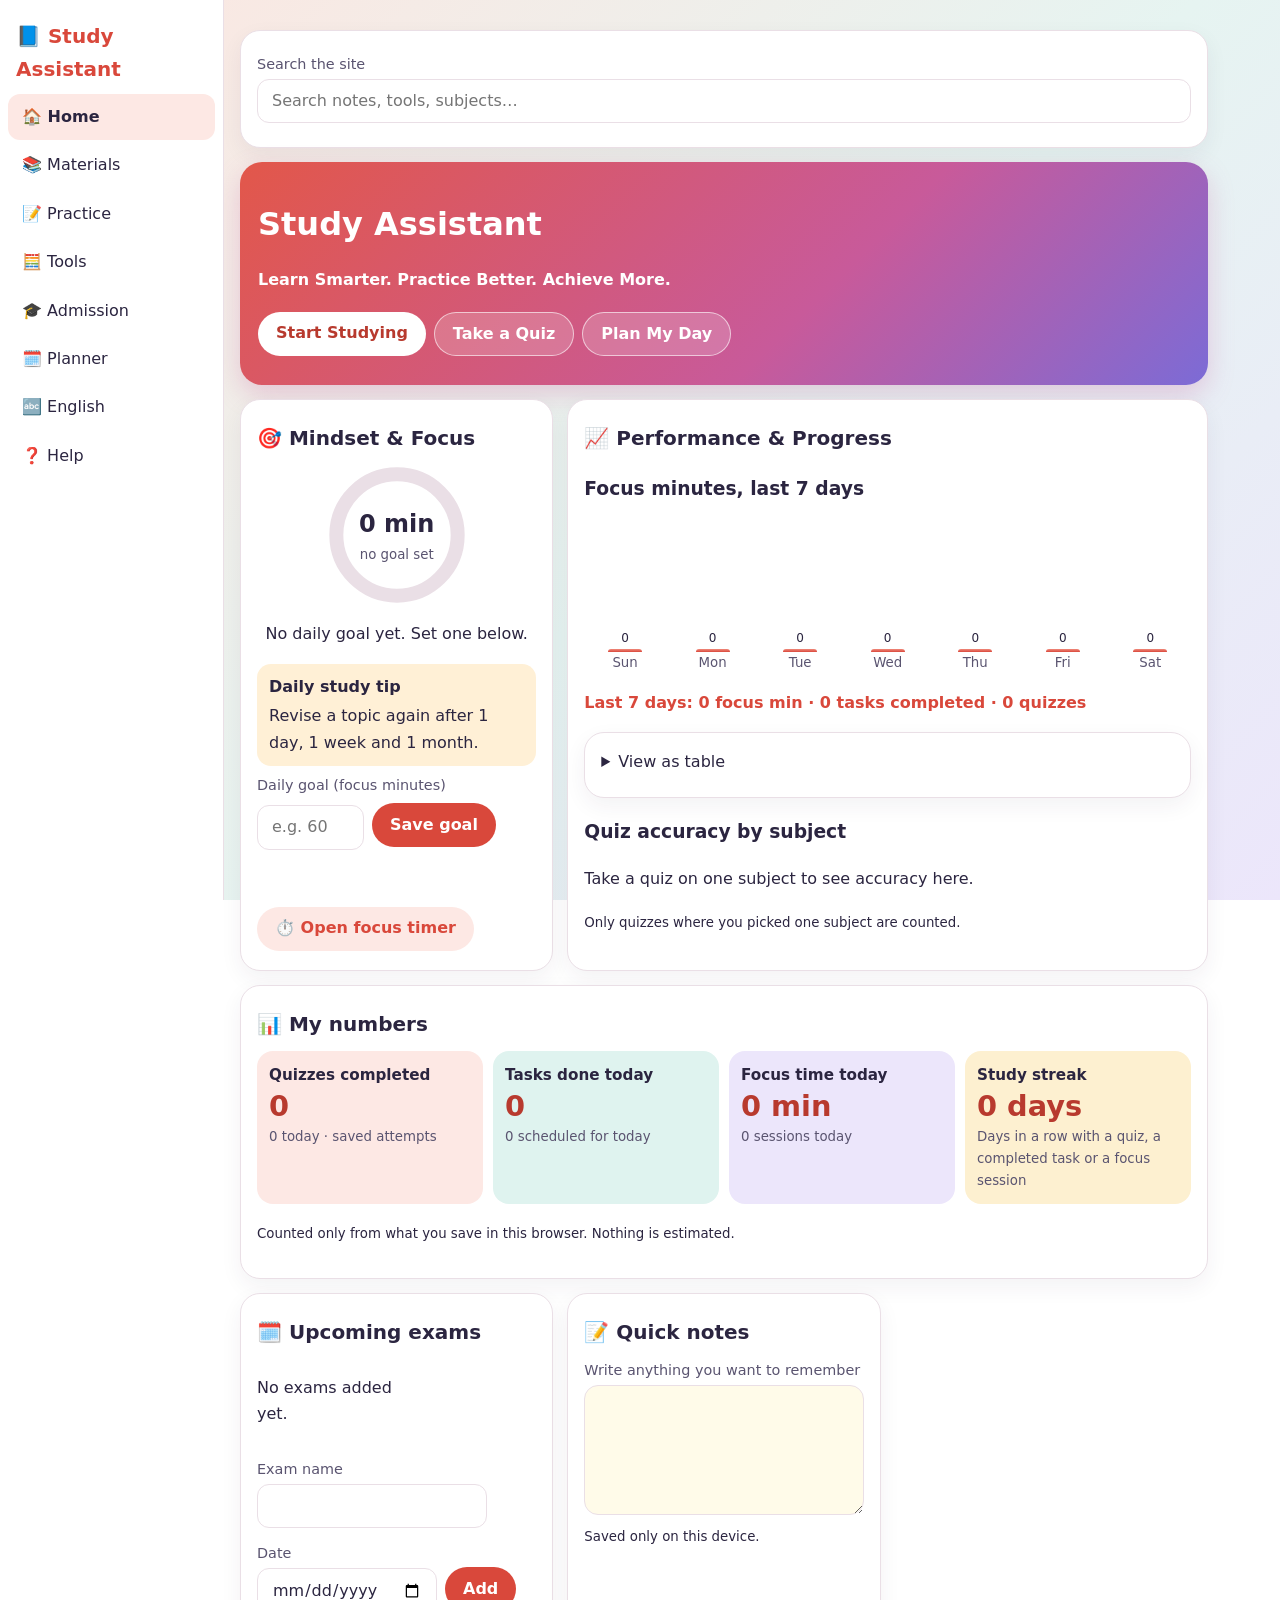
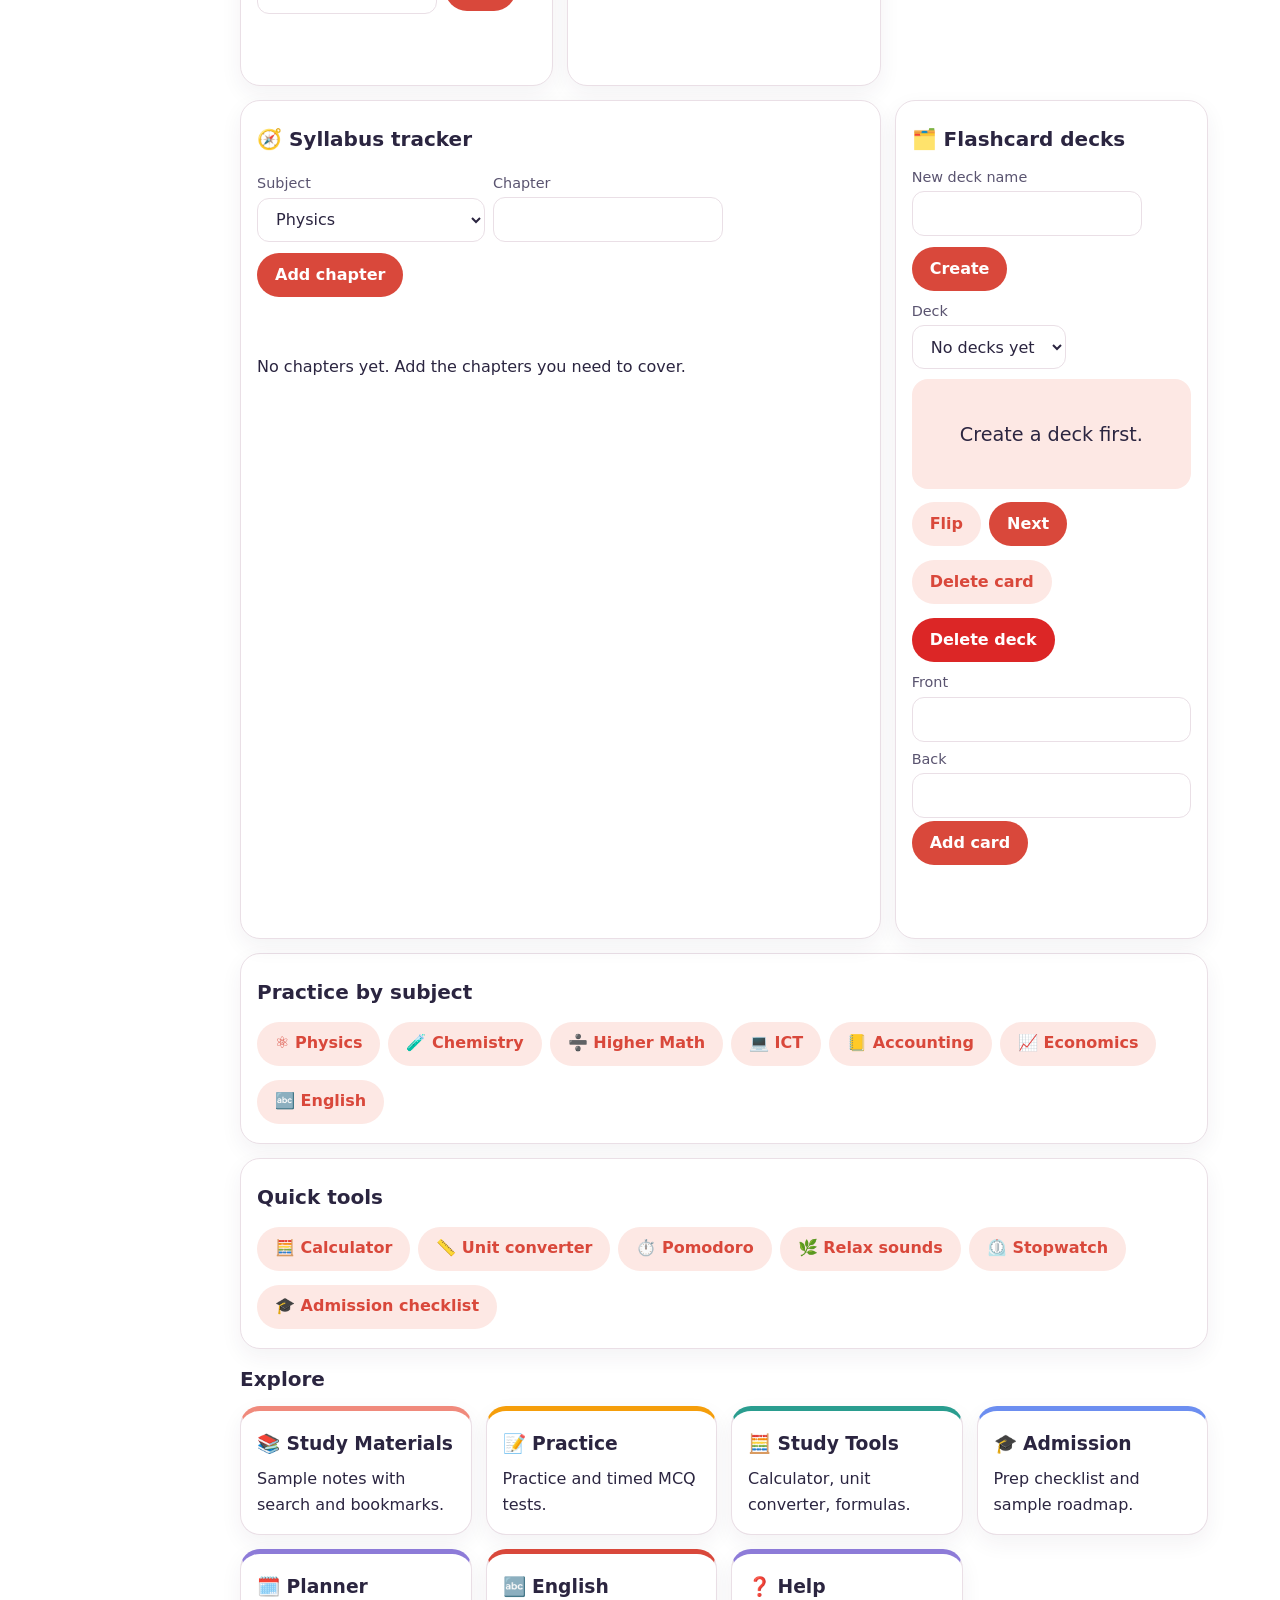
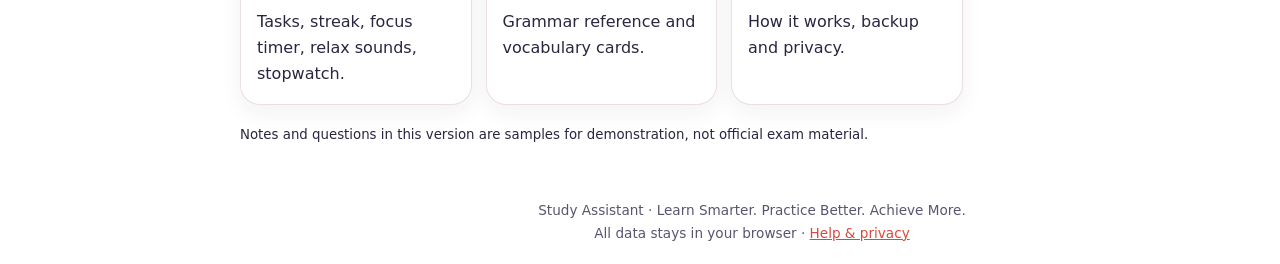
<file: index.html>
<!DOCTYPE html>
<html lang="en"><head><meta charset="utf-8"><meta name="viewport" content="width=device-width,initial-scale=1">
<title>Home | Study Assistant</title><meta name="description" content="Free study tools, practice quizzes and planner for HSC and admission students.">
<link rel="icon" href="favicon.svg" type="image/svg+xml"><link rel="stylesheet" href="style.css"><link rel="stylesheet" href="dashboard.css"></head><body>
<header><div class="bar"><a class="logo" href="index.html">📘 Study Assistant</a><button id="mb" aria-expanded="false" aria-controls="nv">Menu</button></div><nav id="nv" aria-label="Main"><a href="index.html" aria-current="page">Home</a><a href="study-materials.html">Materials</a><a href="practice.html">Practice</a><a href="study-tools.html">Tools</a><a href="admission.html">Admission</a><a href="study-planner.html">Planner</a><a href="english.html">English</a><a href="help.html">Help</a></nav></header>
<main>
<section class="card srch" role="search"><label for="sq">Search the site</label><input id="sq" type="search" placeholder="Search notes, tools, subjects…" autocomplete="off"><ul id="sr" aria-live="polite"></ul></section>
<section class="hero"><h1>Study Assistant</h1><p><b>Learn Smarter. Practice Better. Achieve More.</b></p><div class="chips"><a class="btn" href="study-materials.html">Start Studying</a><a class="btn s" href="practice.html">Take a Quiz</a><a class="btn s" href="study-planner.html">Plan My Day</a></div></section>
<div class="dash" style="margin-top:14px">
<section class="card" aria-labelledby="mh"><h2 id="mh">🎯 Mindset &amp; Focus</h2>
<div class="ring"><svg viewBox="0 0 120 120" width="140" height="140" aria-hidden="true"><circle cx="60" cy="60" r="52" fill="none" stroke="var(--b)" stroke-width="12"/><circle id="rc" cx="60" cy="60" r="52" fill="none" stroke="var(--p)" stroke-width="12" stroke-linecap="round" stroke-dasharray="326.7" stroke-dashoffset="326.7"/></svg><div class="ct"><b id="rg">–</b><small id="rgs"></small></div></div>
<p id="gt" aria-live="polite" style="text-align:center"></p>
<div class="tipbox"><b>Daily study tip</b><p id="tip" style="margin:.2em 0 0"></p></div>
<form id="gf" novalidate><label for="gi">Daily goal (focus minutes)</label><div class="row"><input id="gi" type="number" inputmode="numeric" min="5" max="720"><button>Save goal</button></div><p class="msg" id="gm" aria-live="polite"></p></form>
<a class="btn s" href="study-planner.html">⏱️ Open focus timer</a></section>
<section class="card s2" aria-labelledby="ph1"><h2 id="ph1">📈 Performance &amp; Progress</h2><h3>Focus minutes, last 7 days</h3><div class="bars" id="bars" role="img" aria-label="Bar chart of focus minutes per day for the last 7 days; see the table below for exact values"></div>
<p class="res" id="wt"></p>
<details><summary>View as table</summary><div style="overflow-x:auto"><table class="wk"><thead><tr><th scope="col">Day</th><th scope="col">Focus (min)</th><th scope="col">Tasks</th><th scope="col">Quizzes</th></tr></thead><tbody id="wk"></tbody></table></div></details>
<h3>Quiz accuracy by subject</h3><div id="sj"></div><small>Only quizzes where you picked one subject are counted.</small></section>
<section class="card wide" aria-labelledby="dh"><h2 id="dh">📊 My numbers</h2>
<div class="stats" id="ds">
<div class="stat"><h3>Quizzes completed</h3><b id="dq">–</b><small id="dqs"></small></div>
<div class="stat"><h3>Tasks done today</h3><b id="dt">–</b><small id="dts"></small></div>
<div class="stat"><h3>Focus time today</h3><b id="df">–</b><small id="dfs"></small></div>
<div class="stat"><h3>Study streak</h3><b id="dk">–</b><small>Days in a row with a quiz, a completed task or a focus session</small></div></div>
<p><small>Counted only from what you save in this browser. Nothing is estimated.</small></p></section>
<section class="card" aria-labelledby="eh"><h2 id="eh">🗓️ Upcoming exams</h2><div class="exg" id="xl"></div>
<form id="xf" novalidate><div class="row"><div><label for="xn">Exam name</label><input id="xn" maxlength="40"></div><div><label for="xd">Date</label><input id="xd" type="date"></div><button>Add</button></div><p class="msg" id="xm" aria-live="polite"></p></form></section>
<section class="card qn" aria-labelledby="nh"><h2 id="nh">📝 Quick notes</h2><label for="nt">Write anything you want to remember</label><textarea id="nt" maxlength="2000"></textarea><small id="nm" aria-live="polite">Saved only on this device.</small></section>
<section class="card s2" aria-labelledby="yh"><h2 id="yh">🧭 Syllabus tracker</h2><form id="yf" novalidate><div class="row"><div><label for="ys">Subject</label><select id="ys"></select></div><div><label for="yc">Chapter</label><input id="yc" maxlength="60"></div><button>Add chapter</button></div><p class="msg" id="ym" aria-live="polite"></p></form><div id="yl"></div></section>
<section class="card" aria-labelledby="kh"><h2 id="kh">🗂️ Flashcard decks</h2>
<form id="kn" novalidate><label for="kni">New deck name</label><div class="row"><input id="kni" maxlength="40"><button>Create</button></div></form>
<label for="kd">Deck</label><select id="kd"></select><div class="kv" id="kv" aria-live="polite"></div>
<div class="row"><button id="kfl" class="s" type="button">Flip</button><button id="knx" type="button">Next</button><button id="kdc" class="s" type="button">Delete card</button><button id="kdd" class="d" type="button">Delete deck</button></div>
<form id="kc" novalidate><label for="kfr">Front</label><input id="kfr" maxlength="200" style="width:100%"><label for="kbk">Back</label><input id="kbk" maxlength="200" style="width:100%"><button>Add card</button></form><p class="msg" id="kmm" aria-live="polite"></p></section>
</div>
<section class="card"><h2>Practice by subject</h2><div class="chips"><a class="btn s" href="practice.html?subject=Physics">⚛️ Physics</a> <a class="btn s" href="practice.html?subject=Chemistry">🧪 Chemistry</a> <a class="btn s" href="practice.html?subject=Higher%20Math">➗ Higher Math</a> <a class="btn s" href="practice.html?subject=ICT">💻 ICT</a> <a class="btn s" href="practice.html?subject=Accounting">📒 Accounting</a> <a class="btn s" href="practice.html?subject=Economics">📈 Economics</a> <a class="btn s" href="practice.html?subject=English">🔤 English</a> </div></section>
<section class="card"><h2>Quick tools</h2><div class="chips"><a class="btn s" href="study-tools.html">🧮 Calculator</a><a class="btn s" href="study-tools.html">📏 Unit converter</a><a class="btn s" href="study-planner.html">⏱️ Pomodoro</a><a class="btn s" href="study-planner.html">🌿 Relax sounds</a><a class="btn s" href="study-planner.html">⏲️ Stopwatch</a><a class="btn s" href="admission.html">🎓 Admission checklist</a></div></section>
<h2>Explore</h2><div class="grid">
<a class="card" href="study-materials.html"><h3>📚 Study Materials</h3>Sample notes with search and bookmarks.</a>
<a class="card" href="practice.html"><h3>📝 Practice</h3>Practice and timed MCQ tests.</a>
<a class="card" href="study-tools.html"><h3>🧮 Study Tools</h3>Calculator, unit converter, formulas.</a>
<a class="card" href="admission.html"><h3>🎓 Admission</h3>Prep checklist and sample roadmap.</a>
<a class="card" href="study-planner.html"><h3>🗓️ Planner</h3>Tasks, streak, focus timer, relax sounds, stopwatch.</a>
<a class="card" href="english.html"><h3>🔤 English</h3>Grammar reference and vocabulary cards.</a>
<a class="card" href="help.html"><h3>❓ Help</h3>How it works, backup and privacy.</a></div>
<p><small>Notes and questions in this version are samples for demonstration, not official exam material.</small></p></main>
<footer>Study Assistant · Learn Smarter. Practice Better. Achieve More.<br>All data stays in your browser · <a href="help.html">Help &amp; privacy</a></footer>
<nav id="bn" aria-label="Quick"><a href="index.html" aria-current="page">Home</a><a href="study-materials.html">Materials</a><a href="practice.html">Practice</a><a href="study-tools.html">Tools</a><a href="study-planner.html">Planner</a></nav>
<script src="core.js"></script><script src="tools.js"></script><script src="study.js"></script><script src="dashboard.js"></script><script src="features.js"></script></body></html>
</file>
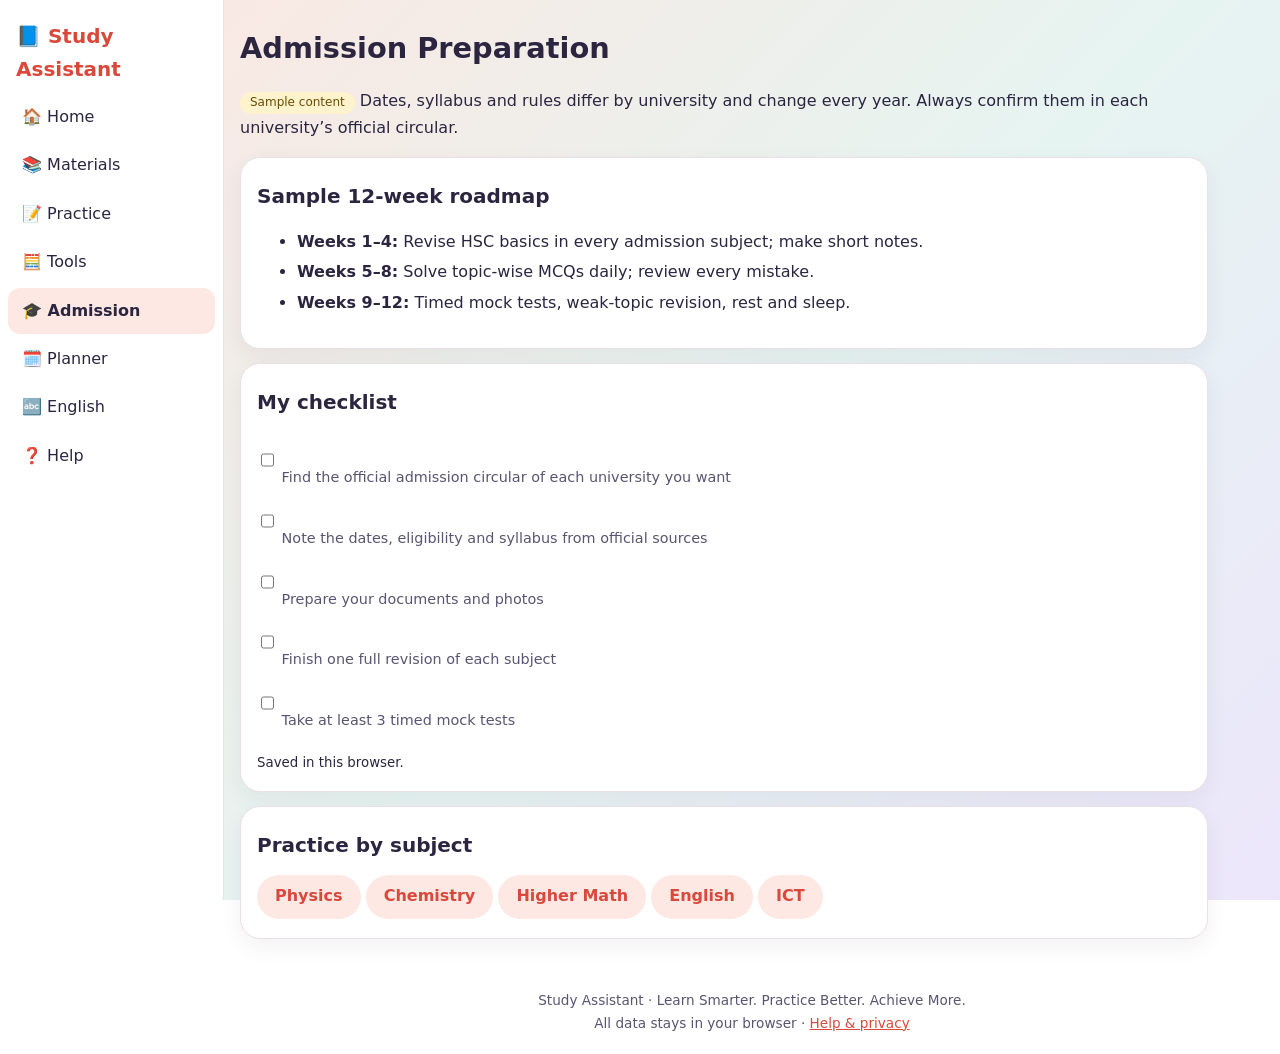
<file: admission.html>
<!DOCTYPE html>
<html lang="en"><head><meta charset="utf-8"><meta name="viewport" content="width=device-width,initial-scale=1">
<title>Admission Preparation | Study Assistant</title><meta name="description" content="Sample roadmap and checklist for university admission tests.">
<link rel="icon" href="favicon.svg" type="image/svg+xml"><link rel="stylesheet" href="style.css"></head><body>
<header><div class="bar"><a class="logo" href="index.html">📘 Study Assistant</a><button id="mb" aria-expanded="false" aria-controls="nv">Menu</button></div><nav id="nv" aria-label="Main"><a href="index.html">Home</a><a href="study-materials.html">Materials</a><a href="practice.html">Practice</a><a href="study-tools.html">Tools</a><a href="admission.html" aria-current="page">Admission</a><a href="study-planner.html">Planner</a><a href="english.html">English</a><a href="help.html">Help</a></nav></header>
<main><h1>Admission Preparation</h1><p><span class="tag">Sample content</span> Dates, syllabus and rules differ by university and change every year. Always confirm them in each university’s official circular.</p>
<div class="card"><h2>Sample 12-week roadmap</h2><ul><li><b>Weeks 1–4:</b> Revise HSC basics in every admission subject; make short notes.</li><li><b>Weeks 5–8:</b> Solve topic-wise MCQs daily; review every mistake.</li><li><b>Weeks 9–12:</b> Timed mock tests, weak-topic revision, rest and sleep.</li></ul></div><div class="card"><h2>My checklist</h2><ul style="list-style:none;padding:0"><li><label><input class="ck" id="c0" type="checkbox"> Find the official admission circular of each university you want</label></li><li><label><input class="ck" id="c1" type="checkbox"> Note the dates, eligibility and syllabus from official sources</label></li><li><label><input class="ck" id="c2" type="checkbox"> Prepare your documents and photos</label></li><li><label><input class="ck" id="c3" type="checkbox"> Finish one full revision of each subject</label></li><li><label><input class="ck" id="c4" type="checkbox"> Take at least 3 timed mock tests</label></li></ul><small>Saved in this browser.</small></div>
<div class="card"><h2>Practice by subject</h2><a class="btn s" href="practice.html?subject=Physics">Physics</a> <a class="btn s" href="practice.html?subject=Chemistry">Chemistry</a> <a class="btn s" href="practice.html?subject=Higher%20Math">Higher Math</a> <a class="btn s" href="practice.html?subject=English">English</a> <a class="btn s" href="practice.html?subject=ICT">ICT</a> </div></main>
<footer>Study Assistant · Learn Smarter. Practice Better. Achieve More.<br>All data stays in your browser · <a href="help.html">Help &amp; privacy</a></footer>
<nav id="bn" aria-label="Quick"><a href="index.html">Home</a><a href="study-materials.html">Materials</a><a href="practice.html">Practice</a><a href="study-tools.html">Tools</a><a href="study-planner.html">Planner</a></nav>
<script src="core.js"></script><script src="tools.js"></script><script src="study.js"></script></body></html>
</file>
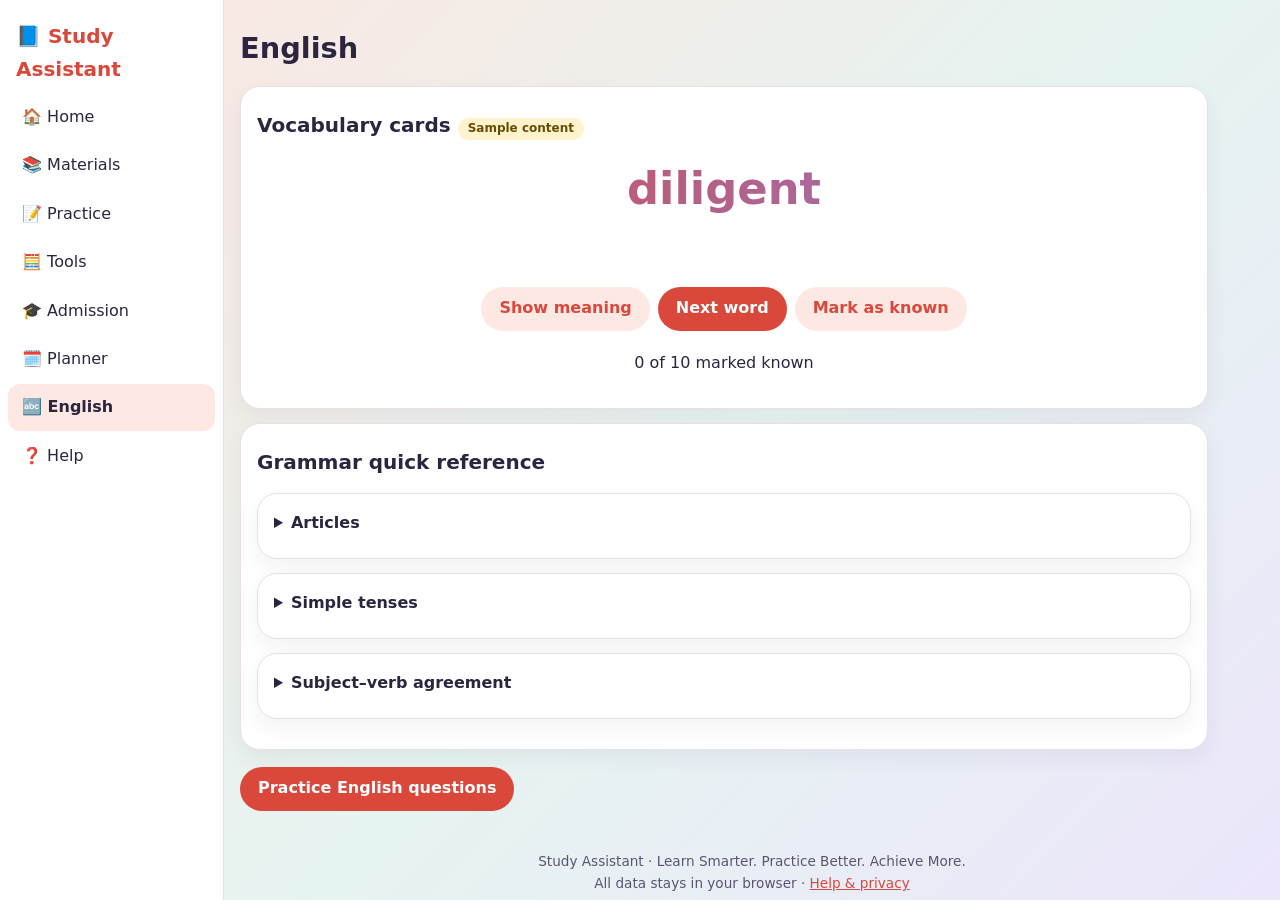
<file: english.html>
<!DOCTYPE html>
<html lang="en"><head><meta charset="utf-8"><meta name="viewport" content="width=device-width,initial-scale=1">
<title>English | Study Assistant</title><meta name="description" content="English grammar reference and vocabulary flashcards.">
<link rel="icon" href="favicon.svg" type="image/svg+xml"><link rel="stylesheet" href="style.css"></head><body>
<header><div class="bar"><a class="logo" href="index.html">📘 Study Assistant</a><button id="mb" aria-expanded="false" aria-controls="nv">Menu</button></div><nav id="nv" aria-label="Main"><a href="index.html">Home</a><a href="study-materials.html">Materials</a><a href="practice.html">Practice</a><a href="study-tools.html">Tools</a><a href="admission.html">Admission</a><a href="study-planner.html">Planner</a><a href="english.html" aria-current="page">English</a><a href="help.html">Help</a></nav></header>
<main><h1>English</h1>
<div class="card"><h2>Vocabulary cards <span class="tag">Sample content</span></h2><div class="big" id="fw"></div><p id="fm" style="text-align:center;min-height:1.6em"></p><div class="row" style="justify-content:center"><button id="ff" class="s">Show meaning</button><button id="fn">Next word</button><button id="fk" class="s"></button></div><p id="fcn" style="text-align:center"></p></div>
<div class="card"><h2>Grammar quick reference</h2>
<details><summary><b>Articles</b></summary><p>Use <i>a</i> before a consonant sound (a book), <i>an</i> before a vowel sound (an hour, an honest man), <i>the</i> for something specific.</p></details>
<details><summary><b>Simple tenses</b></summary><p>Present: She <i>writes</i>. Past: She <i>wrote</i>. Future: She <i>will write</i>. Third-person singular present verbs take -s/-es.</p></details>
<details><summary><b>Subject–verb agreement</b></summary><p>Singular subject → singular verb (The boy <i>plays</i>). Plural subject → plural verb (The boys <i>play</i>).</p></details></div>
<a class="btn" href="practice.html?subject=English">Practice English questions</a></main>
<footer>Study Assistant · Learn Smarter. Practice Better. Achieve More.<br>All data stays in your browser · <a href="help.html">Help &amp; privacy</a></footer>
<nav id="bn" aria-label="Quick"><a href="index.html">Home</a><a href="study-materials.html">Materials</a><a href="practice.html">Practice</a><a href="study-tools.html">Tools</a><a href="study-planner.html">Planner</a></nav>
<script src="core.js"></script><script src="tools.js"></script><script src="study.js"></script></body></html>
</file>
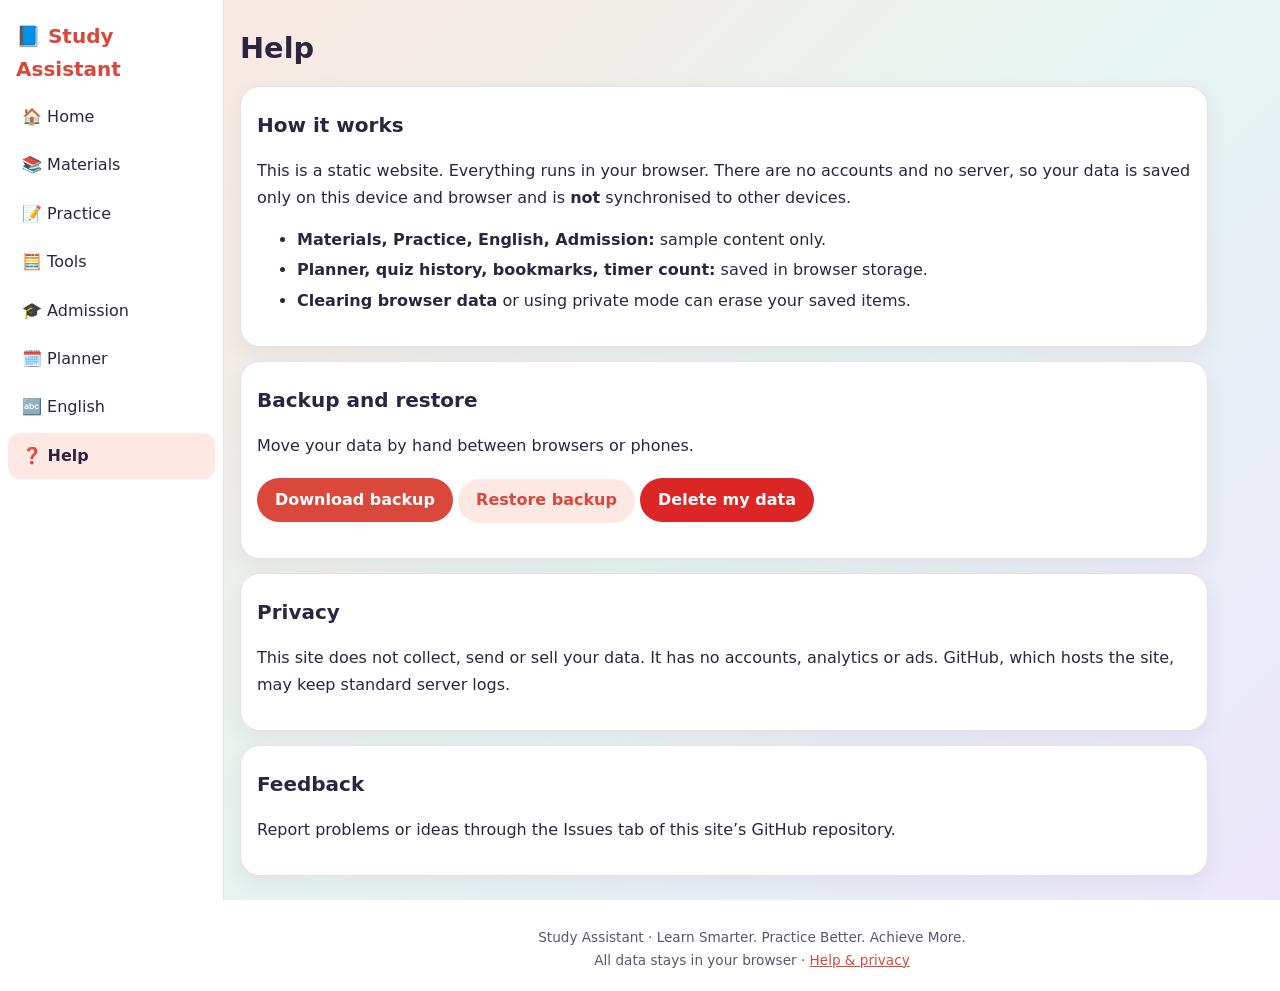
<file: help.html>
<!DOCTYPE html>
<html lang="en"><head><meta charset="utf-8"><meta name="viewport" content="width=device-width,initial-scale=1">
<title>Help | Study Assistant</title><meta name="description" content="How Study Assistant works, backup and privacy.">
<link rel="icon" href="favicon.svg" type="image/svg+xml"><link rel="stylesheet" href="style.css"></head><body>
<header><div class="bar"><a class="logo" href="index.html">📘 Study Assistant</a><button id="mb" aria-expanded="false" aria-controls="nv">Menu</button></div><nav id="nv" aria-label="Main"><a href="index.html">Home</a><a href="study-materials.html">Materials</a><a href="practice.html">Practice</a><a href="study-tools.html">Tools</a><a href="admission.html">Admission</a><a href="study-planner.html">Planner</a><a href="english.html">English</a><a href="help.html" aria-current="page">Help</a></nav></header>
<main><h1>Help</h1>
<div class="card"><h2>How it works</h2><p>This is a static website. Everything runs in your browser. There are no accounts and no server, so your data is saved only on this device and browser and is <b>not</b> synchronised to other devices.</p>
<ul><li><b>Materials, Practice, English, Admission:</b> sample content only.</li><li><b>Planner, quiz history, bookmarks, timer count:</b> saved in browser storage.</li><li><b>Clearing browser data</b> or using private mode can erase your saved items.</li></ul></div>
<div class="card"><h2>Backup and restore</h2><p>Move your data by hand between browsers or phones.</p><button id="exp">Download backup</button> <label class="btn s" style="margin:3px 0">Restore backup<input id="imp" type="file" accept=".json,application/json" hidden></label> <button id="clr" class="d">Delete my data</button><p id="bk" aria-live="polite"></p></div>
<div class="card"><h2>Privacy</h2><p>This site does not collect, send or sell your data. It has no accounts, analytics or ads. GitHub, which hosts the site, may keep standard server logs.</p></div>
<div class="card"><h2>Feedback</h2><p>Report problems or ideas through the Issues tab of this site’s GitHub repository.</p></div></main>
<footer>Study Assistant · Learn Smarter. Practice Better. Achieve More.<br>All data stays in your browser · <a href="help.html">Help &amp; privacy</a></footer>
<nav id="bn" aria-label="Quick"><a href="index.html">Home</a><a href="study-materials.html">Materials</a><a href="practice.html">Practice</a><a href="study-tools.html">Tools</a><a href="study-planner.html">Planner</a></nav>
<script src="core.js"></script><script src="tools.js"></script><script src="study.js"></script></body></html>
</file>
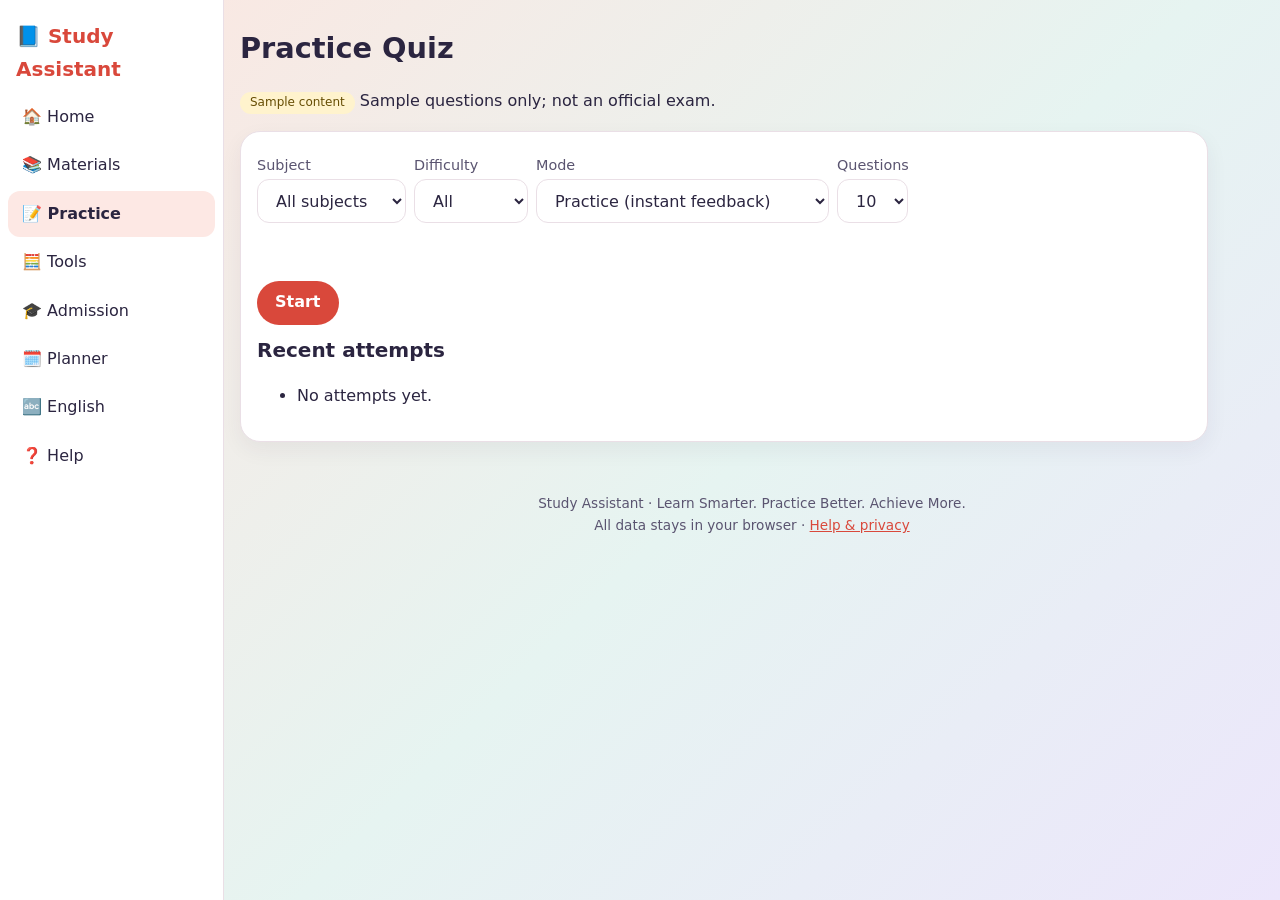
<file: practice.html>
<!DOCTYPE html>
<html lang="en"><head><meta charset="utf-8"><meta name="viewport" content="width=device-width,initial-scale=1">
<title>Practice Quiz | Study Assistant</title><meta name="description" content="Practice MCQs and timed mock tests.">
<link rel="icon" href="favicon.svg" type="image/svg+xml"><link rel="stylesheet" href="style.css"></head><body>
<header><div class="bar"><a class="logo" href="index.html">📘 Study Assistant</a><button id="mb" aria-expanded="false" aria-controls="nv">Menu</button></div><nav id="nv" aria-label="Main"><a href="index.html">Home</a><a href="study-materials.html">Materials</a><a href="practice.html" aria-current="page">Practice</a><a href="study-tools.html">Tools</a><a href="admission.html">Admission</a><a href="study-planner.html">Planner</a><a href="english.html">English</a><a href="help.html">Help</a></nav></header>
<main><h1>Practice Quiz</h1><p><span class="tag">Sample content</span> Sample questions only; not an official exam.</p>
<div class="card" id="qset"><div class="row"><div><label for="qsub">Subject</label><select id="qsub"></select></div><div><label for="qdif">Difficulty</label><select id="qdif"><option value="">All</option><option>Easy</option><option>Medium</option><option>Hard</option></select></div>
<div><label for="qm">Mode</label><select id="qm"><option value="p">Practice (instant feedback)</option><option value="t">Timed test (45 s per question)</option></select></div><div><label for="qn">Questions</label><select id="qn"><option>5</option><option selected>10</option><option>15</option></select></div></div>
<p class="msg" id="qe"></p><button id="qgo">Start</button><h2>Recent attempts</h2><ul id="qhist"></ul></div>
<div class="card" id="qbox" hidden><p><b id="qh"></b> <span id="qt" class="res"></span></p><h2 id="qq"></h2><div id="qo"></div><p id="qx"></p><div class="row"><button id="qpv" class="s">Previous</button><button id="qnx" class="s">Next</button><button id="qfn">Finish</button></div></div>
<div class="card" id="qres" hidden><h2>Results</h2><p id="qsum" class="res"></p><h3>Review of mistakes</h3><ul id="qrev"></ul><button id="qrt">Try another set (same settings)</button> <button id="qnw" class="s">Change settings</button></div></main>
<footer>Study Assistant · Learn Smarter. Practice Better. Achieve More.<br>All data stays in your browser · <a href="help.html">Help &amp; privacy</a></footer>
<nav id="bn" aria-label="Quick"><a href="index.html">Home</a><a href="study-materials.html">Materials</a><a href="practice.html" aria-current="page">Practice</a><a href="study-tools.html">Tools</a><a href="study-planner.html">Planner</a></nav>
<script src="core.js"></script><script src="tools.js"></script><script src="study.js"></script></body></html>
</file>
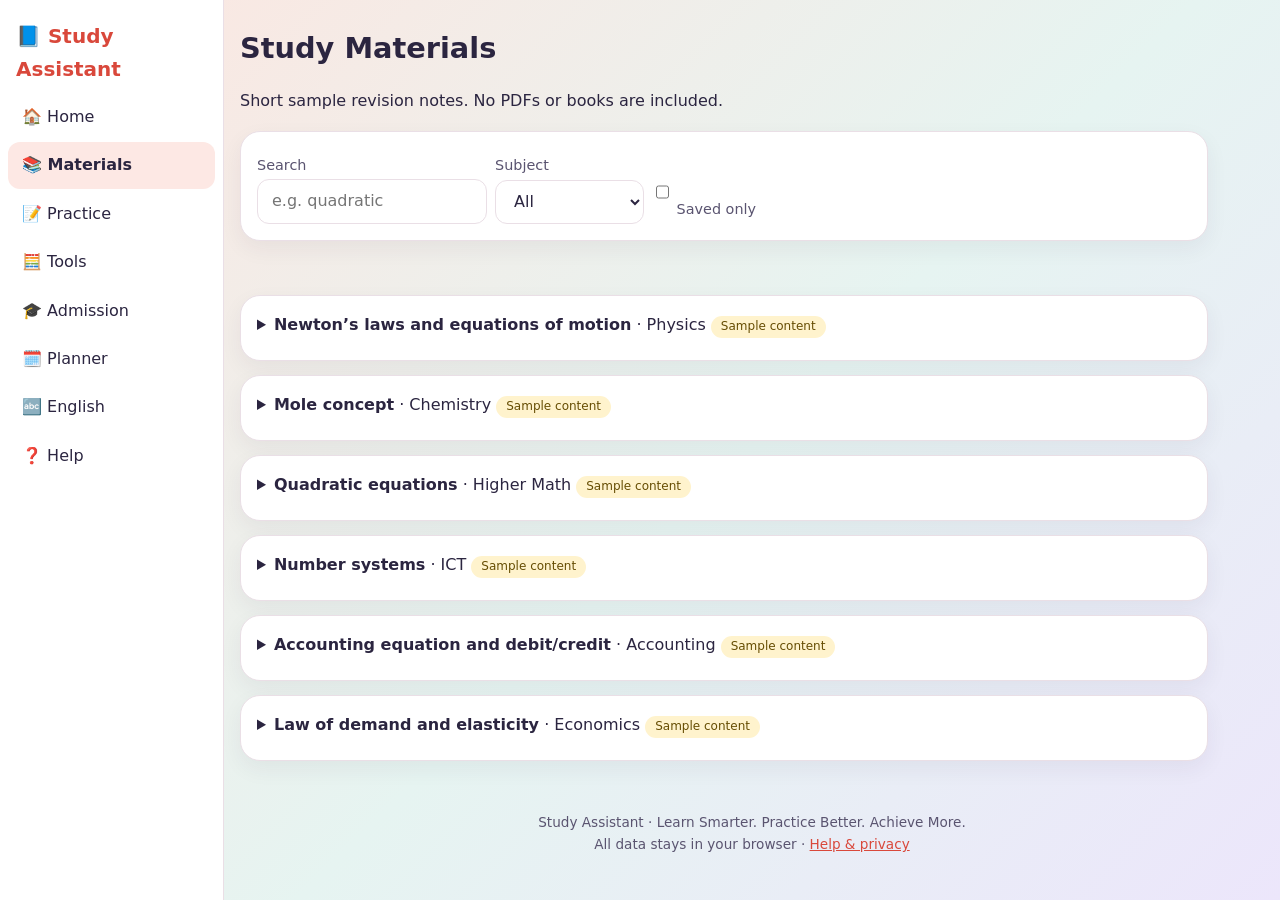
<file: study-materials.html>
<!DOCTYPE html>
<html lang="en"><head><meta charset="utf-8"><meta name="viewport" content="width=device-width,initial-scale=1">
<title>Study Materials | Study Assistant</title><meta name="description" content="Sample subject notes with search and bookmarks.">
<link rel="icon" href="favicon.svg" type="image/svg+xml"><link rel="stylesheet" href="style.css"></head><body>
<header><div class="bar"><a class="logo" href="index.html">📘 Study Assistant</a><button id="mb" aria-expanded="false" aria-controls="nv">Menu</button></div><nav id="nv" aria-label="Main"><a href="index.html">Home</a><a href="study-materials.html" aria-current="page">Materials</a><a href="practice.html">Practice</a><a href="study-tools.html">Tools</a><a href="admission.html">Admission</a><a href="study-planner.html">Planner</a><a href="english.html">English</a><a href="help.html">Help</a></nav></header>
<main><h1>Study Materials</h1><p>Short sample revision notes. No PDFs or books are included.</p>
<div class="card row"><div><label for="ns">Search</label><input id="ns" type="search" placeholder="e.g. quadratic"></div><div><label for="nsub">Subject</label><select id="nsub"><option value="">All</option><option>Physics</option><option>Chemistry</option><option>Higher Math</option><option>ICT</option><option>Accounting</option><option>Economics</option></select></div><label><input id="nsv" type="checkbox"> Saved only</label></div>
<p id="nc" class="msg"></p><details class="note" id="n1" data-s="Physics"><summary><b>Newton’s laws and equations of motion</b> · Physics <span class="tag">Sample content</span></summary><p><b>1st law:</b> a body stays at rest or in uniform motion unless a net force acts. <b>2nd law:</b> F = ma. <b>3rd law:</b> every action has an equal and opposite reaction.<br>Constant acceleration: v = u + at; s = ut + ½at²; v² = u² + 2as.</p><button class="bm s"></button></details><details class="note" id="n2" data-s="Chemistry"><summary><b>Mole concept</b> · Chemistry <span class="tag">Sample content</span></summary><p>Moles n = mass ÷ molar mass. Particles N = n × 6.022×10²³. One mole of any ideal gas at STP (0 °C, 1 atm) occupies about 22.4 L.</p><button class="bm s"></button></details><details class="note" id="n3" data-s="Higher Math"><summary><b>Quadratic equations</b> · Higher Math <span class="tag">Sample content</span></summary><p>For ax² + bx + c = 0: x = (−b ± √(b² − 4ac)) ÷ 2a. Sum of roots = −b/a; product = c/a. Discriminant D = b² − 4ac: D&gt;0 two real roots, D=0 equal roots, D&lt;0 no real roots.</p><button class="bm s"></button></details><details class="note" id="n4" data-s="ICT"><summary><b>Number systems</b> · ICT <span class="tag">Sample content</span></summary><p>Binary uses base 2 (digits 0 and 1). Decimal to binary: divide by 2 repeatedly and read remainders upward. 1 byte = 8 bits.</p><button class="bm s"></button></details><details class="note" id="n5" data-s="Accounting"><summary><b>Accounting equation and debit/credit</b> · Accounting <span class="tag">Sample content</span></summary><p>Assets = Liabilities + Owner’s Equity. Debit increases assets and expenses; credit increases liabilities, equity and income.</p><button class="bm s"></button></details><details class="note" id="n6" data-s="Economics"><summary><b>Law of demand and elasticity</b> · Economics <span class="tag">Sample content</span></summary><p>When price rises and other things stay equal, quantity demanded falls. Price elasticity of demand = % change in quantity demanded ÷ % change in price.</p><button class="bm s"></button></details></main>
<footer>Study Assistant · Learn Smarter. Practice Better. Achieve More.<br>All data stays in your browser · <a href="help.html">Help &amp; privacy</a></footer>
<nav id="bn" aria-label="Quick"><a href="index.html">Home</a><a href="study-materials.html" aria-current="page">Materials</a><a href="practice.html">Practice</a><a href="study-tools.html">Tools</a><a href="study-planner.html">Planner</a></nav>
<script src="core.js"></script><script src="tools.js"></script><script src="study.js"></script></body></html>
</file>
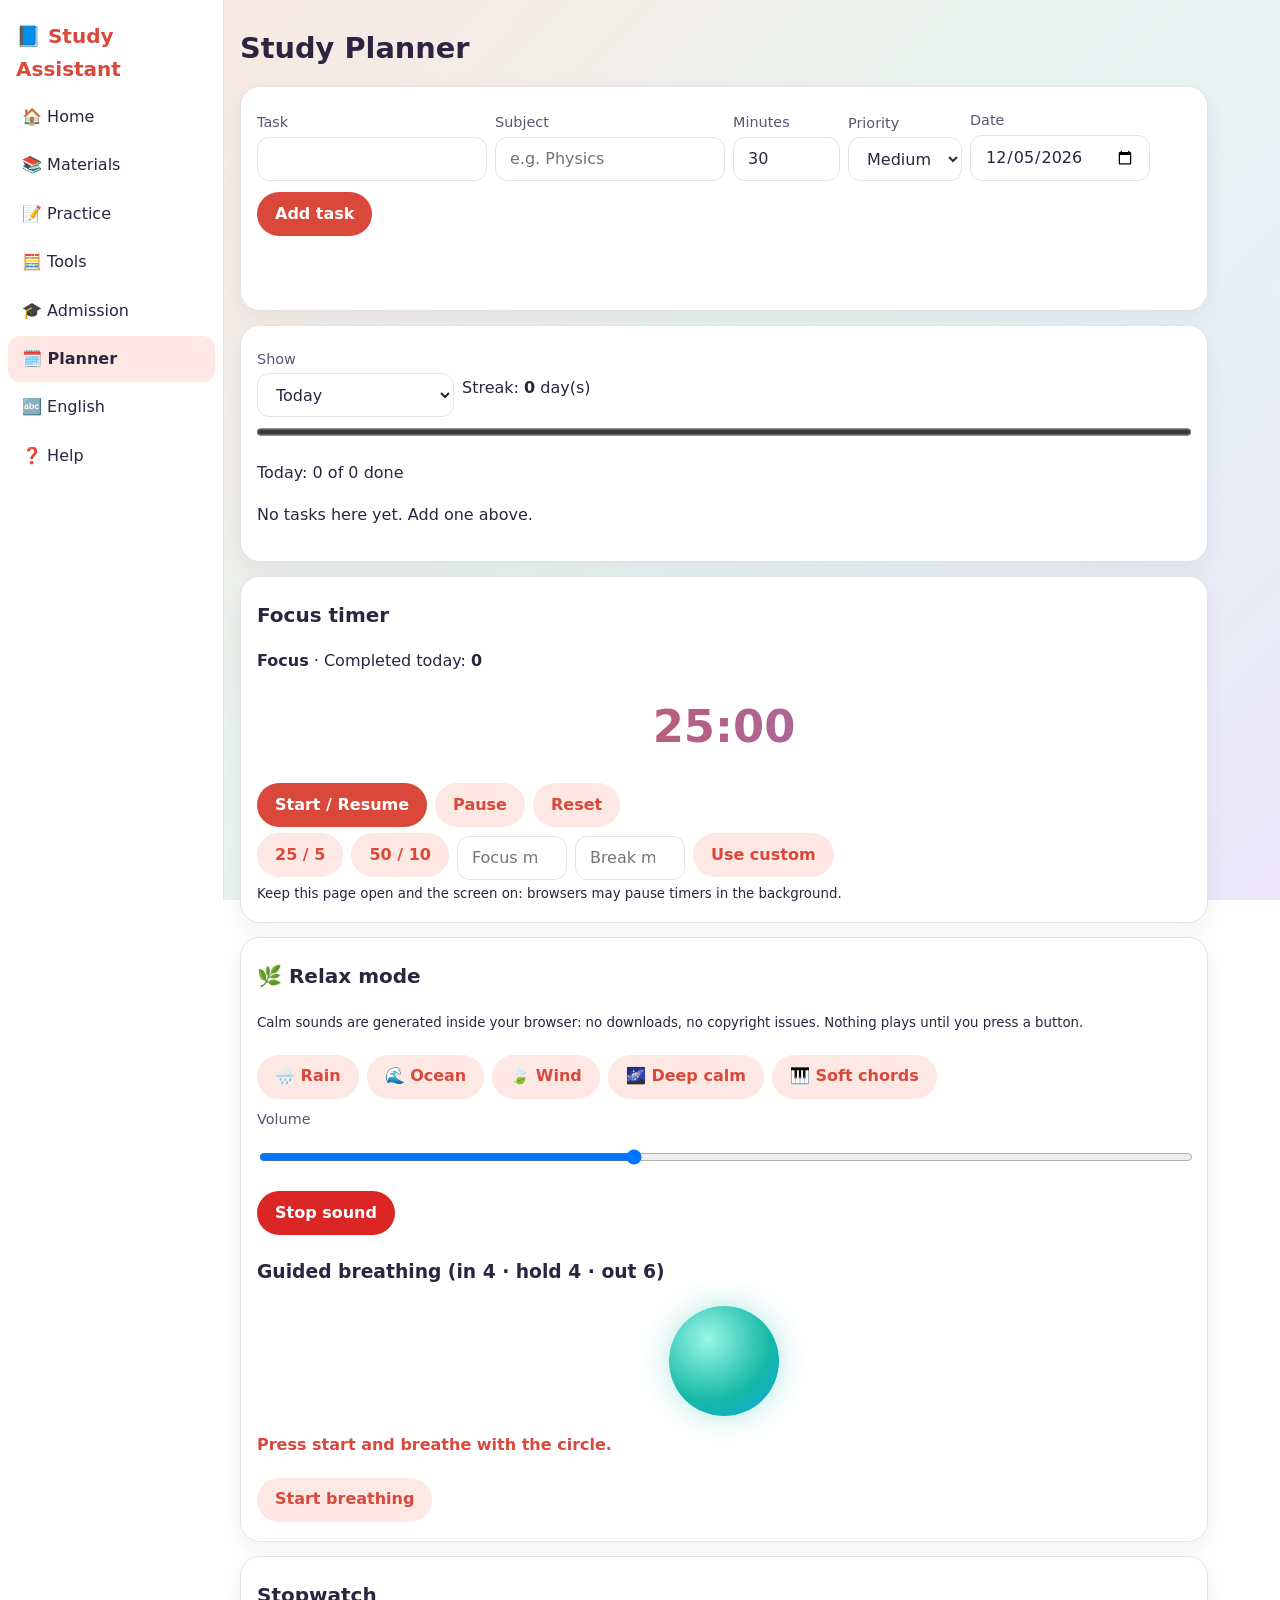
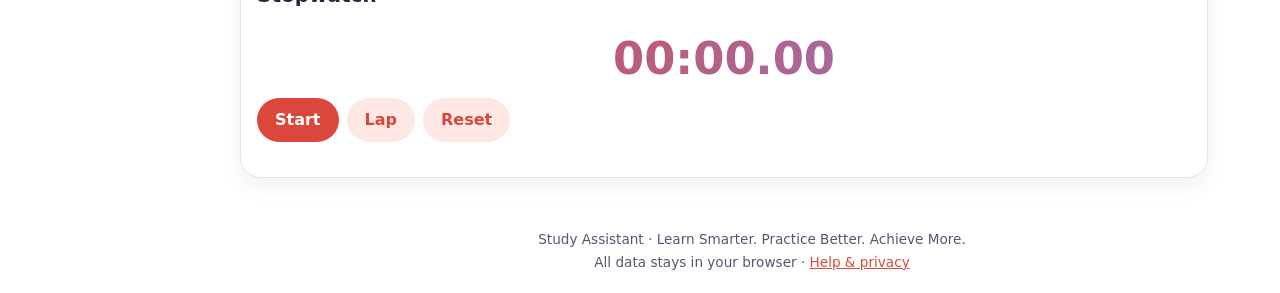
<file: study-planner.html>
<!DOCTYPE html>
<html lang="en"><head><meta charset="utf-8"><meta name="viewport" content="width=device-width,initial-scale=1">
<title>Study Planner | Study Assistant</title><meta name="description" content="Daily study planner with streak, focus timer and stopwatch.">
<link rel="icon" href="favicon.svg" type="image/svg+xml"><link rel="stylesheet" href="style.css"></head><body>
<header><div class="bar"><a class="logo" href="index.html">📘 Study Assistant</a><button id="mb" aria-expanded="false" aria-controls="nv">Menu</button></div><nav id="nv" aria-label="Main"><a href="index.html">Home</a><a href="study-materials.html">Materials</a><a href="practice.html">Practice</a><a href="study-tools.html">Tools</a><a href="admission.html">Admission</a><a href="study-planner.html" aria-current="page">Planner</a><a href="english.html">English</a><a href="help.html">Help</a></nav></header>
<main><h1>Study Planner</h1>
<div class="card"><form id="pf" novalidate><div class="row"><div><label for="pt">Task</label><input id="pt" maxlength="100"></div><div><label for="ps">Subject</label><input id="ps" maxlength="40" placeholder="e.g. Physics"></div><div><label for="pm">Minutes</label><input id="pm" type="number" min="1" max="720" value="30"></div>
<div><label for="pp">Priority</label><select id="pp"><option>High</option><option selected>Medium</option><option>Low</option></select></div><div><label for="pd">Date</label><input id="pd" type="date"></div><button id="pb">Add task</button></div><p class="msg" id="pe"></p></form></div>
<div class="card"><div class="row"><div><label for="pfl">Show</label><select id="pfl"><option value="today">Today</option><option value="all">All dates (agenda)</option></select></div><p>Streak: <b id="pst">0</b> day(s)</p></div><progress id="pg" max="100" value="0"></progress><p id="pgt"></p><div id="pl"></div></div>
<div class="card"><h2>Focus timer</h2><p><b id="ph"></b> · Completed today: <b id="fc">0</b></p><div class="big" id="tm">25:00</div><p class="res" id="tmsg" aria-live="polite"></p>
<div class="row"><button id="ts">Start / Resume</button><button id="tp" class="s">Pause</button><button id="tr" class="s">Reset</button></div>
<div class="row"><button class="s" data-f="25" data-b="5">25 / 5</button><button class="s" data-f="50" data-b="10">50 / 10</button><input id="cf" type="number" min="1" max="180" placeholder="Focus min" aria-label="Custom focus minutes" style="width:110px"><input id="cb" type="number" min="1" max="60" placeholder="Break min" aria-label="Custom break minutes" style="width:110px"><button id="tc" class="s">Use custom</button></div>
<small>Keep this page open and the screen on: browsers may pause timers in the background.</small></div>
<div class="card"><h2>Stopwatch</h2><div class="big" id="sw">00:00.00</div><div class="row"><button id="ws">Start</button><button id="wl" class="s">Lap</button><button id="wr" class="s">Reset</button></div><ol id="laps"></ol></div></main>
<footer>Study Assistant · Learn Smarter. Practice Better. Achieve More.<br>All data stays in your browser · <a href="help.html">Help &amp; privacy</a></footer>
<nav id="bn" aria-label="Quick"><a href="index.html">Home</a><a href="study-materials.html">Materials</a><a href="practice.html">Practice</a><a href="study-tools.html">Tools</a><a href="study-planner.html" aria-current="page">Planner</a></nav>
<script src="core.js"></script><script src="tools.js"></script><script src="study.js"></script></body></html>
</file>
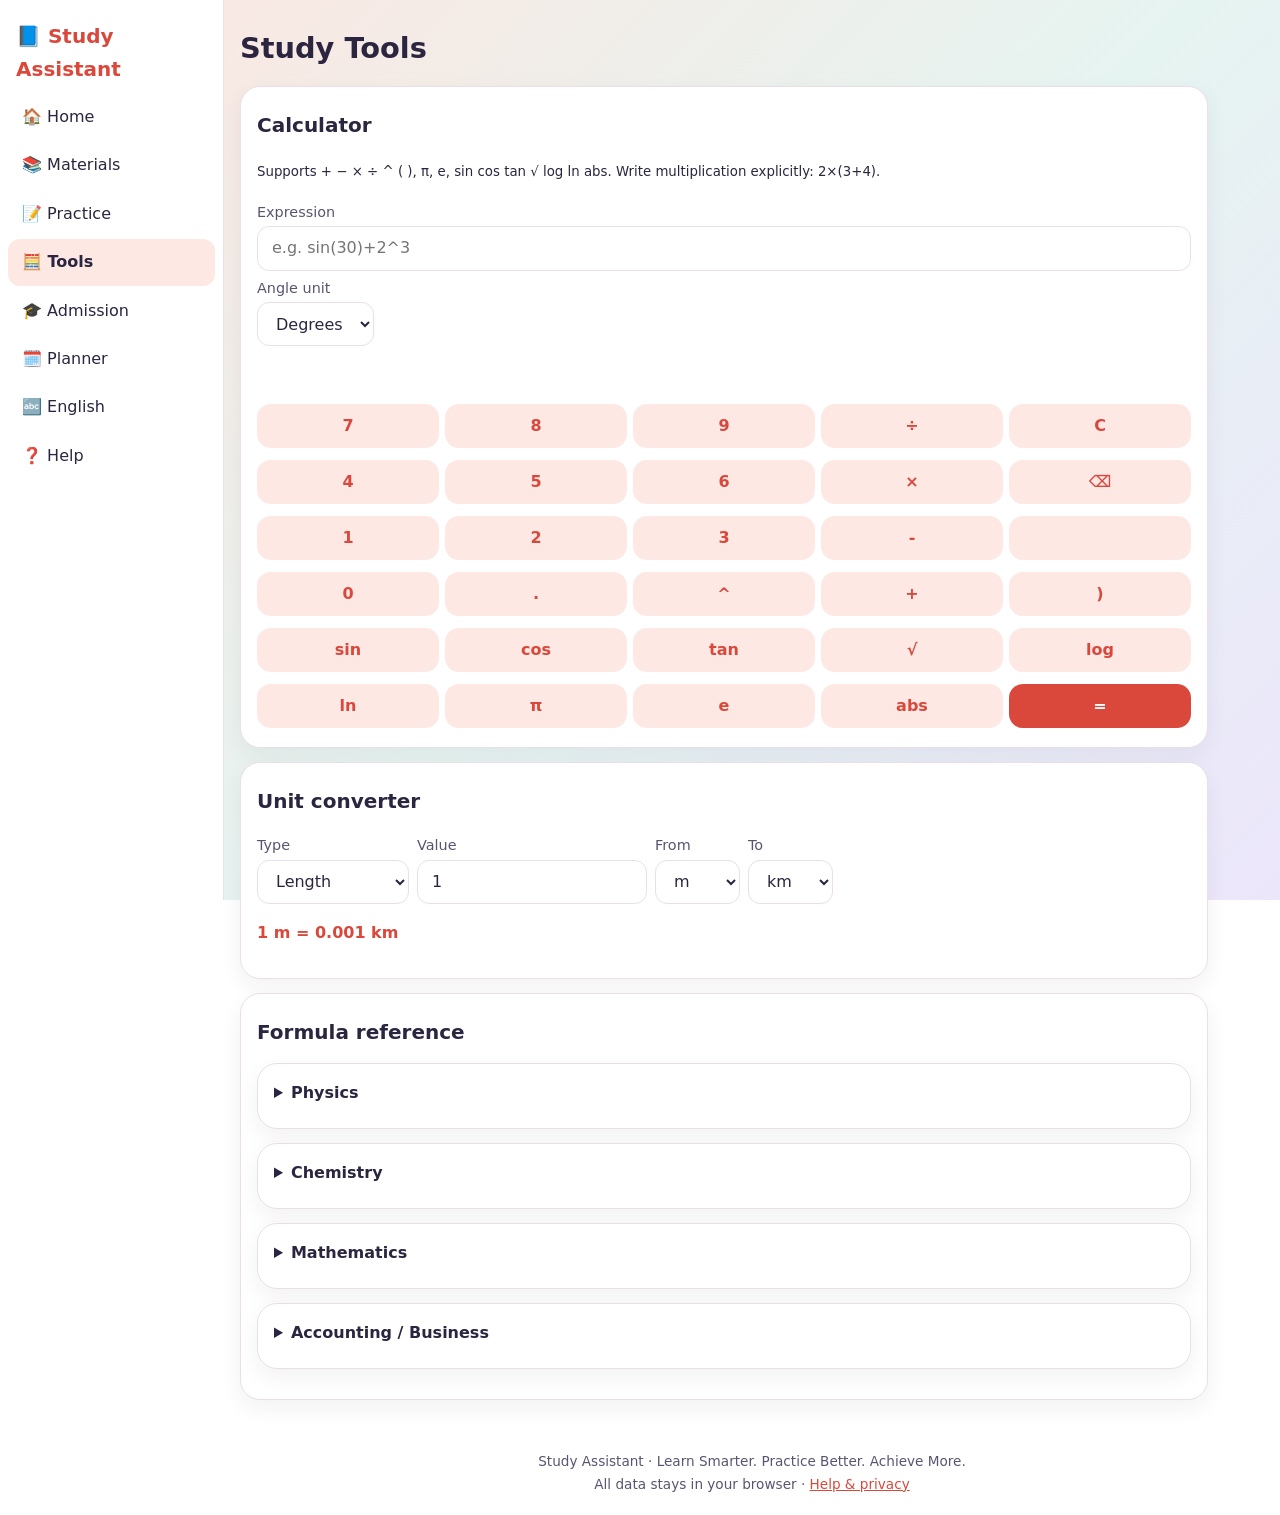
<file: study-tools.html>
<!DOCTYPE html>
<html lang="en"><head><meta charset="utf-8"><meta name="viewport" content="width=device-width,initial-scale=1">
<title>Study Tools | Study Assistant</title><meta name="description" content="Scientific calculator, unit converter and formula reference.">
<link rel="icon" href="favicon.svg" type="image/svg+xml"><link rel="stylesheet" href="style.css"></head><body>
<header><div class="bar"><a class="logo" href="index.html">📘 Study Assistant</a><button id="mb" aria-expanded="false" aria-controls="nv">Menu</button></div><nav id="nv" aria-label="Main"><a href="index.html">Home</a><a href="study-materials.html">Materials</a><a href="practice.html">Practice</a><a href="study-tools.html" aria-current="page">Tools</a><a href="admission.html">Admission</a><a href="study-planner.html">Planner</a><a href="english.html">English</a><a href="help.html">Help</a></nav></header>
<main><h1>Study Tools</h1>
<div class="card"><h2>Calculator</h2><p><small>Supports + − × ÷ ^ ( ), π, e, sin cos tan √ log ln abs. Write multiplication explicitly: 2×(3+4).</small></p>
<label for="ex">Expression</label><input id="ex" inputmode="text" autocomplete="off" style="width:100%" placeholder="e.g. sin(30)+2^3"><label for="ang">Angle unit</label><select id="ang"><option value="deg">Degrees</option><option value="rad">Radians</option></select>
<p class="res" id="cr" aria-live="polite"></p><p class="msg" id="ce" aria-live="polite"></p><div class="keys"><button class="s" data-k="7">7</button><button class="s" data-k="8">8</button><button class="s" data-k="9">9</button><button class="s" data-k="÷">÷</button><button class="s" data-k="C">C</button><button class="s" data-k="4">4</button><button class="s" data-k="5">5</button><button class="s" data-k="6">6</button><button class="s" data-k="×">×</button><button class="s" data-k="B">⌫</button><button class="s" data-k="1">1</button><button class="s" data-k="2">2</button><button class="s" data-k="3">3</button><button class="s" data-k="-">-</button><button class="s" data-k="("></button><button class="s" data-k="0">0</button><button class="s" data-k=".">.</button><button class="s" data-k="^">^</button><button class="s" data-k="+">+</button><button class="s" data-k=")">)</button><button class="s" data-k="sin(">sin</button><button class="s" data-k="cos(">cos</button><button class="s" data-k="tan(">tan</button><button class="s" data-k="sqrt(">√</button><button class="s" data-k="log(">log</button><button class="s" data-k="ln(">ln</button><button class="s" data-k="π">π</button><button class="s" data-k="e">e</button><button class="s" data-k="abs(">abs</button><button class="" data-k="=">=</button></div></div>
<div class="card"><h2>Unit converter</h2><div class="row"><div><label for="uc">Type</label><select id="uc"></select></div><div><label for="uv">Value</label><input id="uv" type="number" step="any" value="1"></div><div><label for="uf">From</label><select id="uf"></select></div><div><label for="ut">To</label><select id="ut"></select></div></div><p class="res" id="ur" aria-live="polite"></p></div>
<div class="card"><h2>Formula reference</h2><details><summary><b>Physics</b></summary><p>v = u + at · s = ut + ½at² · F = ma · W = Fs · P = W/t · KE = ½mv² · PE = mgh</p></details><details><summary><b>Chemistry</b></summary><p>n = m/M · N = n × 6.022×10²³ · pH = −log[H⁺] · PV = nRT</p></details><details><summary><b>Mathematics</b></summary><p>x = (−b ± √(b²−4ac))/2a · sin²θ + cos²θ = 1 · Area of circle = πr² · d/dx xⁿ = n·xⁿ⁻¹</p></details><details><summary><b>Accounting / Business</b></summary><p>Assets = Liabilities + Equity · Profit = Revenue − Expenses · Gross profit = Sales − Cost of goods sold</p></details></div></main>
<footer>Study Assistant · Learn Smarter. Practice Better. Achieve More.<br>All data stays in your browser · <a href="help.html">Help &amp; privacy</a></footer>
<nav id="bn" aria-label="Quick"><a href="index.html">Home</a><a href="study-materials.html">Materials</a><a href="practice.html">Practice</a><a href="study-tools.html" aria-current="page">Tools</a><a href="study-planner.html">Planner</a></nav>
<script src="core.js"></script><script src="tools.js"></script><script src="study.js"></script></body></html>
</file>
<file: style.css>
:root{--p:#4f46e5;--pl:#eef0ff;--bg:#f6f4ff;--c:#fff;--t:#1f2147;--m:#5d6185;--b:#e0e1f5;--ok:#15803d;--bad:#dc2626;--a1:#ec4899;--a2:#f59e0b;--a3:#14b8a6;--a4:#0ea5e9;--a5:#8b5cf6}
*{box-sizing:border-box}
body{margin:0;font:16px/1.65 "Hind Siliguri","Noto Sans Bengali",system-ui,sans-serif;background:var(--bg) radial-gradient(#6366f122 1.2px,transparent 1.2px) 0 0/24px 24px;color:var(--t);padding-bottom:70px}
:focus-visible{outline:3px solid var(--a2);outline-offset:2px}
header{background:linear-gradient(120deg,#4f46e5,#8b5cf6 55%,#ec4899);color:#fff;position:sticky;top:0;z-index:5;box-shadow:0 2px 12px #4f46e555}
.bar{display:flex;align-items:center;justify-content:space-between;padding:8px 14px;max-width:1000px;margin:auto}
.logo{color:#fff;font-weight:800;text-decoration:none;font-size:1.25rem}
#mb{background:#ffffff26;border:1px solid #fff8;color:#fff;border-radius:999px;padding:8px 16px;font-size:1rem}
nav#nv{display:none;flex-direction:column;padding:0 14px 12px;max-width:1000px;margin:auto}
nav#nv.open{display:flex}
nav#nv a{color:#fff;text-decoration:none;padding:10px 4px;border-top:1px solid #fff3}
nav a[aria-current]{font-weight:800;text-decoration:underline}
#bn{position:fixed;bottom:0;left:0;right:0;display:flex;gap:2px;padding:4px;background:var(--c);border-top:1px solid var(--b);z-index:5}
#bn a{flex:1;text-align:center;padding:10px 2px;font-size:.8rem;color:var(--m);text-decoration:none;border-radius:999px}
#bn a[aria-current]{color:#fff;background:var(--p);font-weight:700}
main{max-width:1000px;margin:auto;padding:16px}
h1{font-size:1.8rem;margin:.3em 0;font-weight:800}h2{font-size:1.25rem;font-weight:800;margin:.3em 0 .5em}
.card,details{background:var(--c);border:1px solid var(--b);border-radius:18px;padding:16px;margin:14px 0;box-shadow:0 6px 18px #4f46e514}
summary{cursor:pointer;min-height:32px}
.grid{display:grid;gap:14px;grid-template-columns:repeat(auto-fit,minmax(220px,1fr))}
.grid .card{margin:0;border-top:5px solid var(--a5)}
.grid .card:nth-child(1){border-top-color:var(--a1)}.grid .card:nth-child(2){border-top-color:var(--a2)}.grid .card:nth-child(3){border-top-color:var(--a3)}.grid .card:nth-child(4){border-top-color:var(--a4)}.grid .card:nth-child(6){border-top-color:var(--p)}
a.card{color:inherit;text-decoration:none;transition:transform .15s}a.card:hover,a.card:focus-visible{transform:translateY(-3px)}
.grid .card h3{margin:.1em 0 .3em}
.hero{background:linear-gradient(135deg,#4f46e5,#7c3aed 50%,#ec4899);color:#fff;border-radius:22px;padding:26px 18px;margin-top:8px;box-shadow:0 10px 26px #7c3aed44}
.hero h1{font-size:2rem}
.hero .btn{background:#fff;color:var(--p);font-weight:700}.hero .btn.s{background:#ffffff2e;color:#fff;border:1px solid #fff9}
.chips{display:flex;gap:8px;flex-wrap:wrap}
.tag{display:inline-block;background:#fff3cd;color:#664d03;font-size:.75rem;border-radius:999px;padding:1px 10px}
button,.btn,input,select,textarea{font:inherit;min-height:44px;border-radius:12px;border:1px solid var(--b);padding:8px 14px;max-width:100%}
button,.btn{background:var(--p);color:#fff;border:0;border-radius:999px;padding:8px 18px;font-weight:600;cursor:pointer;text-decoration:none;display:inline-block;margin:3px 0}
button.s,.btn.s{background:var(--pl);color:var(--p)}
button.d{background:var(--bad)}
input,select,textarea{background:var(--c);color:var(--t)}
label{display:block;margin:6px 0 2px;font-size:.9rem;color:var(--m)}
.row{display:flex;gap:8px;flex-wrap:wrap;align-items:end}
.opt{display:block;width:100%;text-align:left;background:var(--c);color:var(--t);border:2px solid var(--b);border-radius:14px;margin:8px 0;font-weight:400}
.opt.sel{border-color:var(--p);background:var(--pl)}.opt.ok{background:#22c55e26;border-color:var(--ok)}.opt.no{background:#ef444426;border-color:var(--bad)}
.big{font-size:2.8rem;font-weight:800;text-align:center;font-variant-numeric:tabular-nums;background:linear-gradient(90deg,var(--p),var(--a1));-webkit-background-clip:text;background-clip:text;color:transparent}
.keys{display:grid;grid-template-columns:repeat(5,1fr);gap:6px}.keys button{padding:8px 0;border-radius:14px}
.msg{color:var(--bad);min-height:1.4em}.res{font-weight:700;color:var(--p)}
.done{text-decoration:line-through;color:var(--m)}
progress{width:100%;height:14px;accent-color:var(--a3)}
li{margin:4px 0}.tk{display:flex;gap:8px;align-items:center;flex-wrap:wrap;border-bottom:1px solid var(--b);padding:6px 0}.tk span{flex:1}
.breath{width:110px;height:110px;margin:14px auto;border-radius:50%;background:radial-gradient(circle at 35% 30%,#99f6e4,#14b8a6 60%,#0ea5e9);box-shadow:0 0 30px #14b8a655;transition:transform 4s ease-in-out}
input[type=range]{padding:0}
footer{text-align:center;color:var(--m);font-size:.85rem;padding:20px 14px}
footer a{color:var(--p)}
@media(min-width:760px){#bn{display:none}body{padding:0}#mb{display:none}nav#nv{display:flex;flex-direction:row;gap:12px;flex-wrap:wrap;padding:0 14px 10px}nav#nv a{border:0;padding:4px 10px;border-radius:999px}nav a[aria-current]{background:#ffffff33;text-decoration:none}}
@media(prefers-color-scheme:dark){:root{--p:#8b93ff;--pl:#2a2d52;--bg:#12132a;--c:#1c1e3a;--t:#eceefd;--m:#a9aed0;--b:#34376a}button,.btn{color:#12132a}button.s,.btn.s{color:var(--p)}button.d{color:#fff}.hero .btn{color:#4f46e5}.hero .btn.s{color:#fff}.tag{color:#664d03}}
@media(prefers-reduced-motion:reduce){*{transition:none!important}}
/* ---- App-style theme (pastel, sidebar on large screens) ---- */
:root{--p:#d9483b;--pl:#fde8e4;--bg:#fdf1ee;--c:#fff;--t:#2b2540;--m:#5a5470;--b:#eadfe6;--a1:#f08a7c;--a3:#2a9d8f;--a4:#6c8ef0;--a5:#8d7bd8}
body{background:linear-gradient(135deg,#fde6e0,#e6f4f1 55%,#ece6fb) fixed}
header{background:var(--c);color:var(--t);box-shadow:0 1px 8px #2b25401a}
.logo{color:var(--p)}#mb{background:var(--pl);color:var(--p);border-color:var(--b)}
nav#nv a{color:var(--t);border-top-color:var(--b)}
nav a[aria-current]{color:var(--p);background:var(--pl);text-decoration:none}
.card,details{border-radius:20px;box-shadow:0 8px 22px #2b25400f}
.hero{background:linear-gradient(135deg,#e2574a,#c85a9a 60%,#7c6bd6);box-shadow:0 10px 26px #c85a9a44}
.hero .btn{color:#b83a2e}
.big{background:linear-gradient(90deg,var(--p),var(--a5));-webkit-background-clip:text;background-clip:text}
#nv a[href^="index"]::before{content:"🏠  "}#nv a[href^="study-m"]::before{content:"📚  "}#nv a[href^="practice"]::before{content:"📝  "}#nv a[href^="study-t"]::before{content:"🧮  "}#nv a[href^="admission"]::before{content:"🎓  "}#nv a[href^="study-p"]::before{content:"🗓️  "}#nv a[href^="english"]::before{content:"🔤  "}#nv a[href^="help"]::before{content:"❓  "}
@media(min-width:900px){
header{position:fixed;top:0;left:0;bottom:0;width:224px;padding:12px 8px;overflow:auto;box-shadow:none;border-right:1px solid var(--b)}
.bar{display:block;padding:8px}
nav#nv{flex-direction:column;flex-wrap:nowrap;gap:2px;padding:0;margin:0}
nav#nv a{padding:10px 14px;border-radius:12px}
main,footer{margin-left:224px}
}
@media(prefers-color-scheme:dark){:root{--p:#ff8f82;--pl:#3a2530;--bg:#171420;--c:#221e2e;--t:#f3eef7;--m:#b8afc6;--b:#3b3450}body{background:#171420}header{background:#221e2e}button,.btn{color:#171420}button.s,.btn.s{color:var(--p)}button.d{color:#fff}.hero .btn{color:#b83a2e}.hero .btn.s{color:#fff}}
</file>
<file: dashboard.css>
/* Home dashboard (app-style cards). Uses colour variables from style.css */
.dash{display:grid;gap:14px;grid-template-columns:1fr}
.dash .card{margin:0}.wide{grid-column:1/-1}
@media(min-width:760px){.dash{grid-template-columns:repeat(2,1fr)}.s2{grid-column:span 2}}
@media(min-width:1100px){.dash{grid-template-columns:repeat(3,1fr)}}
.stats{display:grid;gap:10px;grid-template-columns:repeat(2,1fr)}
@media(min-width:760px){.stats{grid-template-columns:repeat(4,1fr)}}
.stat{border-radius:16px;padding:12px;color:#2b2540}
.stat h3{margin:0;font-size:.95rem}
.stat b{display:block;font-size:1.8rem;line-height:1.3;color:#b83a2e;font-variant-numeric:tabular-nums}
.stat small{display:block;color:#5a5470}
.stats .stat:nth-child(1){background:#fde8e4}.stats .stat:nth-child(2){background:#dff3ef}.stats .stat:nth-child(3){background:#ece6fb}.stats .stat:nth-child(4){background:#fdf0d0}
.ring{position:relative;width:140px;height:140px;margin:6px auto}
.ring svg{transform:rotate(-90deg)}.ring circle{transition:stroke-dashoffset .6s}
.ring .ct{position:absolute;inset:0;display:grid;place-content:center;text-align:center}.ring b{font-size:1.5rem}.ring small{color:var(--m)}
.tipbox{background:#fff0d6;color:#2b2540;border-radius:14px;padding:10px 12px;margin:8px 0}
.bars{display:flex;gap:6px;align-items:flex-end;height:150px}
.bars .col{flex:1;height:100%;display:flex;flex-direction:column;justify-content:flex-end;align-items:center}
.bars i{display:block;width:100%;max-width:34px;min-height:3px;border-radius:8px 8px 0 0;background:linear-gradient(var(--a1),var(--p))}
.bars small{color:var(--m)}.bars .v{font-size:.75rem}
.sj{margin:8px 0}.sj .tr{height:10px;background:var(--b);border-radius:6px;overflow:hidden}.sj .tr i{display:block;height:100%;background:var(--a3)}
.exg{display:grid;grid-template-columns:repeat(auto-fill,minmax(120px,1fr));gap:8px;margin-bottom:8px}
.ex{background:var(--pl);border-radius:14px;padding:10px;text-align:center}.ex b{display:block;font-size:1.6rem;color:var(--p)}
.qn textarea{width:100%;min-height:130px;background:#fffbe9;color:#2b2540;border-radius:14px}
.wk{width:100%;border-collapse:collapse}
.wk th,.wk td{padding:6px 4px;border-bottom:1px solid var(--b);text-align:left;font-weight:400}
.wk thead th{font-weight:700;font-size:.9rem}
/* search, syllabus tracker, flashcard decks */
.srch input{width:100%}.srch ul{list-style:none;padding:0;margin:8px 0 0}
.srch li a{display:block;padding:10px 12px;border-radius:12px;background:var(--pl);color:var(--p);text-decoration:none;font-weight:600}
.yk{display:flex;align-items:center;justify-content:space-between;gap:8px;padding:2px 0}.yk button{min-height:36px;padding:2px 12px}
.kv{background:var(--pl);border-radius:16px;padding:18px;min-height:110px;text-align:center;font-size:1.2rem;display:grid;place-content:center;margin:10px 0}.kv small{color:var(--m)}
</file>
